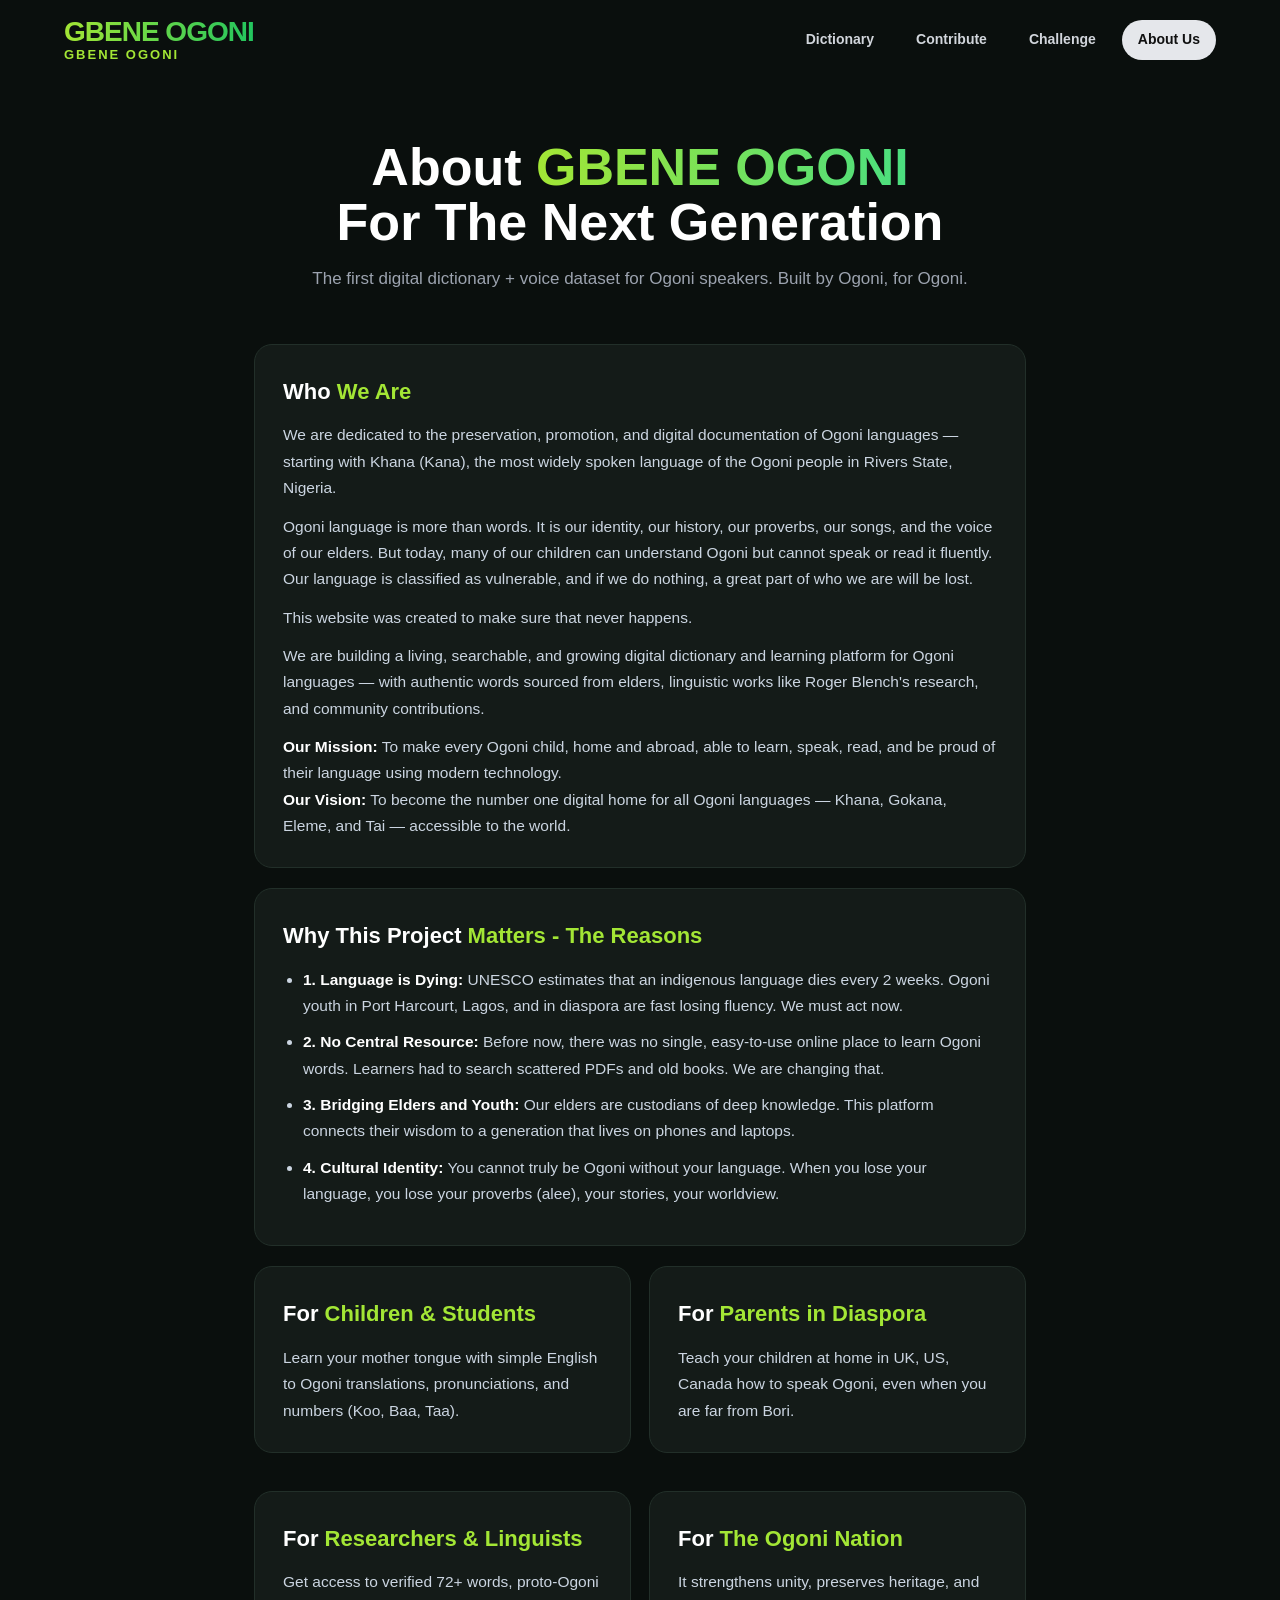
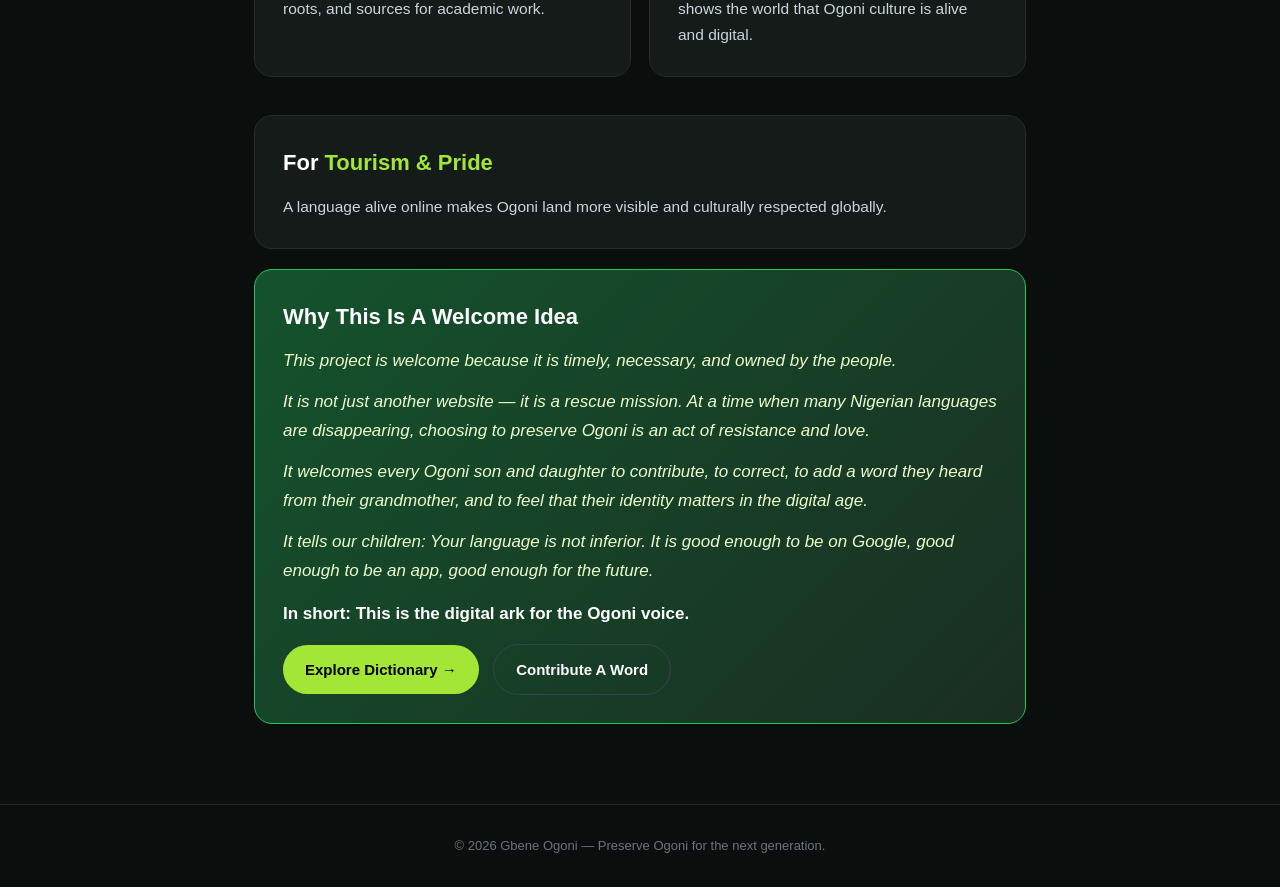
<file: About us 2.html>
<!DOCTYPE html>
<html lang="en">
<head>
<meta charset="UTF-8">
<meta name="viewport" content="width=device-width, initial-scale=1.0">
<title>About Us - Gbene Ogoni</title>
<style>
    * { margin:0; padding:0; box-sizing:border-box; font-family:'Segoe UI', Arial, sans-serif; }
  body { background:#0a0f0d; color:#e5e7eb; line-height:1.7; }
  a { text-decoration:none; color:inherit; }

  /* HEADER - Same as your homepage screenshot */
  header { display:flex; justify-content:space-between; align-items:center; padding:18px 5%; background:#0a0f0d; position:sticky; top:0; z-index:10; }
  .logo { line-height:1; }
  .logo h1 { font-size:28px; font-weight:900; letter-spacing:-1px; background:linear-gradient(90deg,#a3e635,#22c55e); -webkit-background-clip:text; -webkit-text-fill-color:transparent; }
  .logo span { font-size:13px; color:#a3e635; font-weight:700; letter-spacing:2px; }
  nav { display:flex; gap:10px; flex-wrap:wrap; }
  nav a { padding:8px 16px; border-radius:999px; font-size:14px; font-weight:600; color:#d1d5db; }
  nav a.active, nav a:hover { background:#e5e7eb; color:#111; }

  /* HERO */
  .hero { text-align:center; padding:60px 5% 30px; max-width:900px; margin:auto; }
  .hero h2 { font-size:52px; line-height:1.05; font-weight:900; color:#fff; }
  .hero h2 em { font-style:normal; background:linear-gradient(90deg,#a3e635,#4ade80); -webkit-background-clip:text; -webkit-text-fill-color:transparent; }
  .hero p { color:#9ca3af; margin-top:16px; font-size:17px; }

  /* CONTENT */
  .wrap { max-width:900px; margin:auto; padding:20px 5% 60px; }
  .card { background:#141b18; border:1px solid #222f29; border-radius:18px; padding:28px; margin-bottom:20px; }
  .card h3 { color:#fff; font-size:22px; margin-bottom:12px; }
  .card h3 span { color:#a3e635; }
  .card p, .card li { color:#cbd5e1; font-size:15.5px; }
  .card ul { padding-left:20px; margin-top:10px; }
  .card li { margin-bottom:10px; }
  .card li b { color:#fff; }
  .grid { display:grid; grid-template-columns:1fr 1fr; gap:18px; }
  @media(max-width:650px){ .hero h2{font-size:36px} .grid{grid-template-columns:1fr} header{flex-direction:column; gap:12px} }
  .highlight { background:linear-gradient(135deg,#14532d,#1a2e22); border:1px solid #22c55e; }
  .highlight p { color:#ecfccb; font-size:17px; font-style:italic; }
  .btn { display:inline-block; margin-top:15px; background:#a3e635; color:#000; padding:12px 22px; border-radius:999px; font-weight:800; font-size:15px; }
  .btn-outline { background:transparent; border:1px solid #374151; color:#fff; margin-left:10px; }
  footer { text-align:center; padding:30px; color:#6b7280; font-size:13px; border-top:1px solid #1f2937; }
</style>
</head>
<body>

<header>
  <div class="logo">
    <h1>GBENE OGONI</h1>
    <span>GBENE OGONI</span>
  </div>
  <nav>
    <a href="/index.html">Dictionary</a>
    <a href="/contribute.html">Contribute</a>
    <a href="/challenge.html">Challenge</a>
    <a href="/About%20us%202.html" class="active">About Us</a>
  </nav>
</header>

<div class="hero">
  <h2>About <em>GBENE OGONI</em><br>For The Next Generation</h2>
  <p>The first digital dictionary + voice dataset for Ogoni speakers. Built by Ogoni, for Ogoni.</p>
</div>

<div class="wrap">

  <!-- WHO WE ARE - YOUR TEXT -->
  <div class="card">
    <h3>Who <span>We Are</span></h3>
    <p>We are dedicated to the preservation, promotion, and digital documentation of Ogoni languages — starting with Khana (Kana), the most widely spoken language of the Ogoni people in Rivers State, Nigeria.</p>
    <p style="margin-top:12px">Ogoni language is more than words. It is our identity, our history, our proverbs, our songs, and the voice of our elders. But today, many of our children can understand Ogoni but cannot speak or read it fluently. Our language is classified as vulnerable, and if we do nothing, a great part of who we are will be lost.</p>
    <p style="margin-top:12px">This website was created to make sure that never happens.</p>
    <p style="margin-top:12px">We are building a living, searchable, and growing digital dictionary and learning platform for Ogoni languages — with authentic words sourced from elders, linguistic works like Roger Blench's research, and community contributions.</p>
    <p style="margin-top:12px"><b style="color:#fff">Our Mission:</b> To make every Ogoni child, home and abroad, able to learn, speak, read, and be proud of their language using modern technology.</p>
    <p><b style="color:#fff">Our Vision:</b> To become the number one digital home for all Ogoni languages — Khana, Gokana, Eleme, and Tai — accessible to the world.</p>
  </div>

  <!-- WHY THIS PROJECT MATTERS - YOUR TEXT -->
  <div class="card">
    <h3>Why This Project <span>Matters - The Reasons</span></h3>
    <ul>
      <li><b>1. Language is Dying:</b> UNESCO estimates that an indigenous language dies every 2 weeks. Ogoni youth in Port Harcourt, Lagos, and in diaspora are fast losing fluency. We must act now.</li>
      <li><b>2. No Central Resource:</b> Before now, there was no single, easy-to-use online place to learn Ogoni words. Learners had to search scattered PDFs and old books. We are changing that.</li>
      <li><b>3. Bridging Elders and Youth:</b> Our elders are custodians of deep knowledge. This platform connects their wisdom to a generation that lives on phones and laptops.</li>
      <li><b>4. Cultural Identity:</b> You cannot truly be Ogoni without your language. When you lose your language, you lose your proverbs (alee), your stories, your worldview.</li>
    </ul>
  </div>

  <!-- BENEFITS - YOUR TEXT -->
  <div class="grid">
    <div class="card">
      <h3>For <span>Children & Students</span></h3>
      <p>Learn your mother tongue with simple English to Ogoni translations, pronunciations, and numbers (Koo, Baa, Taa).</p>
    </div>
    <div class="card">
      <h3>For <span>Parents in Diaspora</span></h3>
      <p>Teach your children at home in UK, US, Canada how to speak Ogoni, even when you are far from Bori.</p>
    </div>
    <div class="card">
      <h3>For <span>Researchers & Linguists</span></h3>
      <p>Get access to verified 72+ words, proto-Ogoni roots, and sources for academic work.</p>
    </div>
    <div class="card">
      <h3>For <span>The Ogoni Nation</span></h3>
      <p>It strengthens unity, preserves heritage, and shows the world that Ogoni culture is alive and digital.</p>
    </div>
    <div class="card" style="grid-column: span 2;">
      <h3>For <span>Tourism & Pride</span></h3>
      <p>A language alive online makes Ogoni land more visible and culturally respected globally.</p>
    </div>
  </div>

  <!-- WELCOME IDEA - YOUR TEXT -->
  <div class="card highlight">
    <h3>Why This Is A Welcome Idea</h3>
    <p>This project is welcome because it is timely, necessary, and owned by the people.</p>
    <p style="margin-top:12px">It is not just another website — it is a rescue mission. At a time when many Nigerian languages are disappearing, choosing to preserve Ogoni is an act of resistance and love.</p>
    <p style="margin-top:12px">It welcomes every Ogoni son and daughter to contribute, to correct, to add a word they heard from their grandmother, and to feel that their identity matters in the digital age.</p>
    <p style="margin-top:12px">It tells our children: <i>Your language is not inferior. It is good enough to be on Google, good enough to be an app, good enough for the future.</i></p>
    <p style="margin-top:14px; font-weight:800; color:#fff; font-style:normal;">In short: This is the digital ark for the Ogoni voice.</p>
    <a href="index.html" class="btn">Explore Dictionary →</a>
    <a href="contribute.html" class="btn btn-outline">Contribute A Word</a>
  </div>

</div>

<footer>© 2026 Gbene Ogoni — Preserve Ogoni for the next generation.</footer>

</body>
</html>
</file>
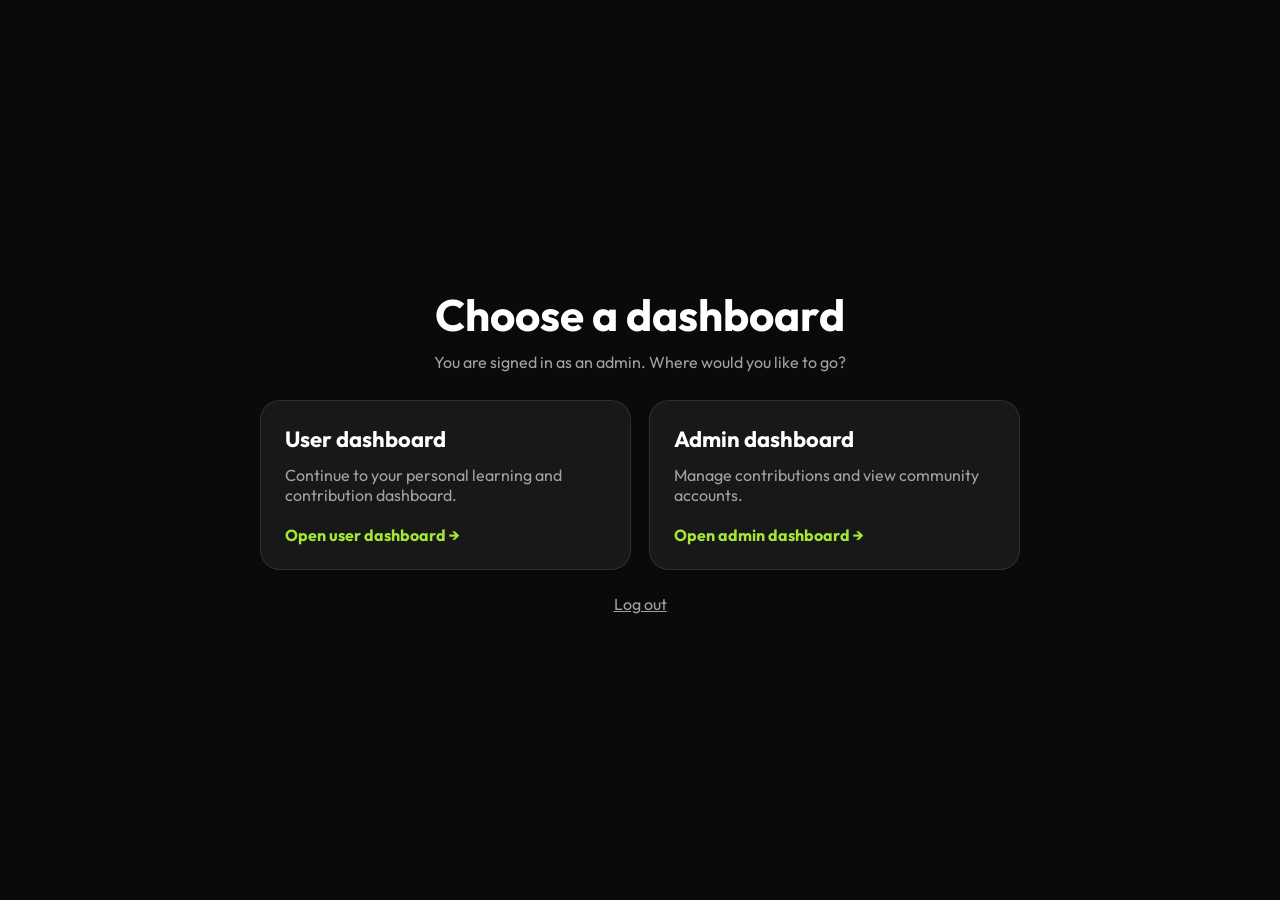
<file: admin-dashboard-choice.html>
<!DOCTYPE html>
<html lang="en">
<head>
  <meta charset="UTF-8">
  <meta name="viewport" content="width=device-width, initial-scale=1.0">
  <title>Choose Dashboard - Khana</title>
  <link href="https://fonts.googleapis.com/css2?family=Outfit:wght@400;600;700&display=swap" rel="stylesheet">
  <link rel="stylesheet" href="/style.css">
  <style>
    .choice-page{min-height:100vh;display:grid;place-items:center;padding:24px}
    .choice-content{width:min(760px,100%);text-align:center}
    .choice-content h1{font-size:clamp(30px,5vw,44px);margin-bottom:10px}
    .choice-content>p{color:#a1a1aa;margin-bottom:28px}
    .choice-grid{display:grid;grid-template-columns:repeat(auto-fit,minmax(240px,1fr));gap:18px;text-align:left}
    .choice-card{display:flex;flex-direction:column;gap:12px;color:#fff;text-decoration:none}
    .choice-card h2{font-size:22px}
    .choice-card p{color:#a1a1aa;flex:1}
    .choice-action{display:inline-block;margin-top:8px;color:#a3e635;font-weight:700}
    .logout{display:inline-block;margin-top:24px;color:#a1a1aa}
  </style>
</head>
<body>
  <main class="choice-page">
    <section class="choice-content" aria-labelledby="page-title">
      <h1 id="page-title">Choose a dashboard</h1>
      <p>You are signed in as an admin. Where would you like to go?</p>
      <div class="choice-grid">
        <a class="card choice-card" href="/userdashboard.html">
          <h2>User dashboard</h2>
          <p>Continue to your personal learning and contribution dashboard.</p>
          <span class="choice-action">Open user dashboard &rarr;</span>
        </a>
        <a class="card choice-card" href="/leadership.html">
          <h2>Admin dashboard</h2>
          <p>Manage contributions and view community accounts.</p>
          <span class="choice-action">Open admin dashboard &rarr;</span>
        </a>
      </div>
      <a class="logout" href="/logout">Log out</a>
    </section>
  </main>
</body>
</html>
</file>
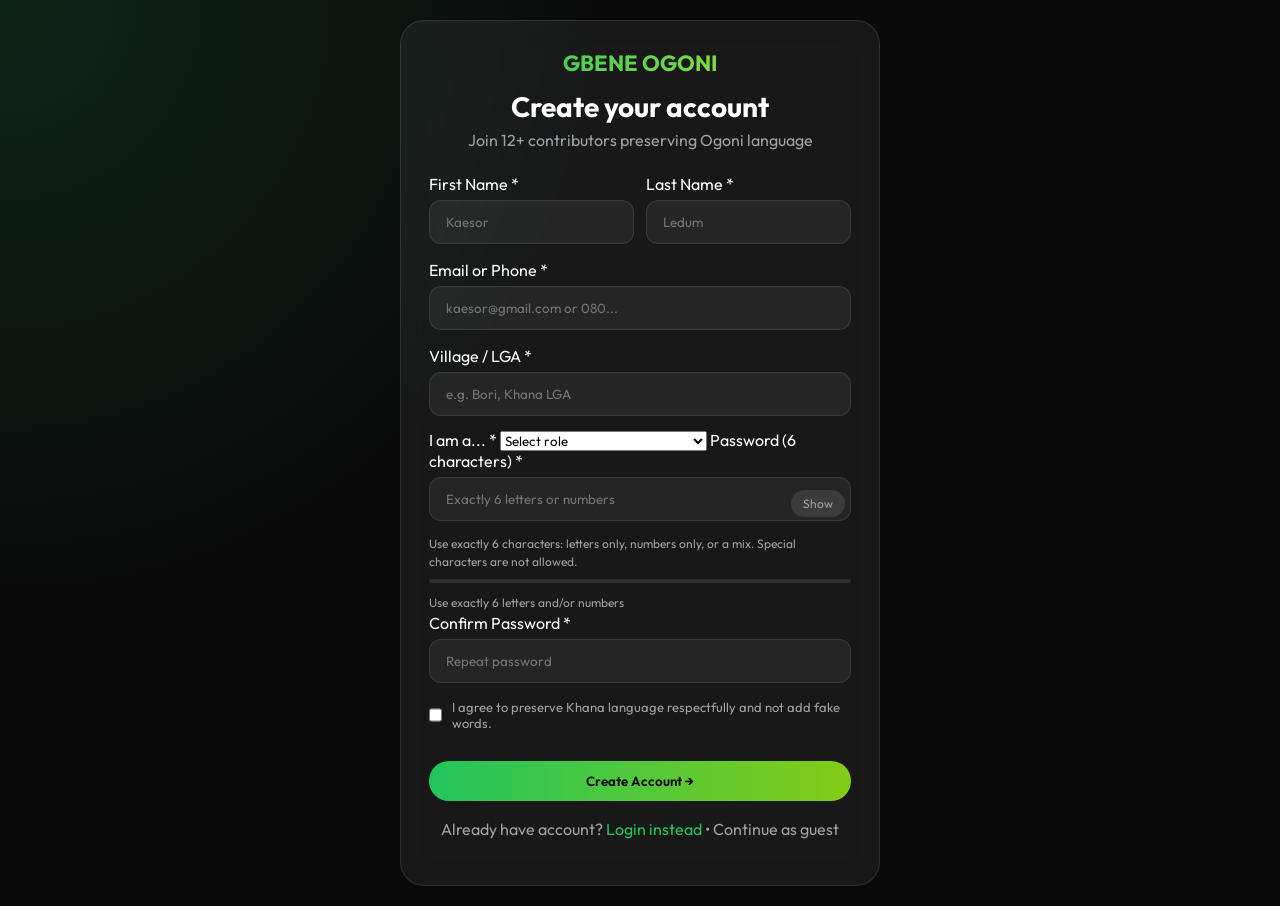
<file: authentication.html>
<!DOCTYPE html>
<html lang="en">
<head>
<meta charset="UTF-8">
<meta name="viewport" content="width=device-width, initial-scale=1.0">
<title>Create Account - Khana Dictionary</title>
<link href="https://fonts.googleapis.com/css2?family=Outfit:wght@400;600;700&display=swap" rel="stylesheet">
<link rel="stylesheet" href="style.css">
</head>
<body>
<div class="auth-wrapper">
    <div class="auth-card">
        <div class="auth-header">
            <div class="logo">GBENE OGONI</div>
            <h2>Create your account</h2>
            <p class="muted">Join 12+ contributors preserving Ogoni language</p>
        </div>

        <form id="createAccountForm" method="POST" action="/api/signup">
            <div class="row">
                <div>
                    <label>First Name *</label>
                    <input type="text" id="firstName" name="firstName" placeholder="Kaesor" required>
                    <span class="error" id="firstNameError"></span>
                </div>
                <div>
                    <label>Last Name *</label>
                    <input type="text" id="lastName" name="lastName" placeholder="Ledum" required>
                    <span class="error" id="lastNameError"></span>
                </div>
            </div>

            <label>Email or Phone *</label>
            <input type="text" id="email" name="email" placeholder="kaesor@gmail.com or 080..." required>
            <span class="error" id="emailError"></span>

            <label>Village / LGA *</label>
            <input type="text" id="location" name="location" placeholder="e.g. Bori, Khana LGA" required>

            <label>I am a... *</label>
            <select id="role" name="role" required>
                <option value="">Select role</option>
                <option value="contributor">Contributor - I will add words</option>
                <option value="elder">Elder / Teacher - I verify words</option>
                <option value="student">Student - I want to learn</option>
            </select>

            <label>Password (6 characters) *</label>
            <div class="password-wrap">
                <input type="password" id="password" name="password" placeholder="Exactly 6 letters or numbers" minlength="6" maxlength="6" pattern="[A-Za-z0-9]{6}" title="Use exactly 6 letters and/or numbers. Do not use special characters." required>
                <button type="button" id="togglePassword">Show</button>
            </div>
            <p class="password-hint" id="passwordHint">Use exactly 6 characters: letters only, numbers only, or a mix. Special characters are not allowed.</p>
            <div class="password-strength">
                <div class="strength-bar"><div id="strengthFill"></div></div>
                <span id="strengthText" class="muted small">Use exactly 6 letters and/or numbers</span>
            </div>
            <span class="error" id="passwordError"></span>

            <label>Confirm Password *</label>
            <input type="password" id="confirmPassword" name="confirmPassword" placeholder="Repeat password" required>
            <span class="error" id="confirmError"></span>

            <label class="checkbox">
                <input type="checkbox" id="terms" required>
                I agree to preserve Khana language respectfully and not add fake words.
            </label>

            <button type="submit" class="btn full" id="signupBtn">Create Account →</button>
            <div id="authStatus"></div>
        </form>

            <p class="muted center" style="margin-top:18px">
                Already have account? <a href="Login.html" style="color:#22c55e;text-decoration:none">Login instead</a> • 
                <a href="index.html" style="color:#a1a1aa;text-decoration:none">Continue as guest</a>
            </p>
       
    </div>
</div>

<script>
    // auth.js - CLEAN & DEBUGABLE
const form = document.getElementById('createAccountForm');
const API_URL = "https://your-api.vercel.app"; // change later to real backend

// Toggle password
document.getElementById('togglePassword')?.addEventListener('click', function(){
    const p = document.getElementById('password');
    p.type = p.type === 'password' ? 'text' : 'password';
    this.innerText = p.type === 'password' ? 'Show' : 'Hide';
});

// Show whether the password meets the six-character alphanumeric rule.
document.getElementById('password')?.addEventListener('input', function(){
    const val = this.value;
    const fill = document.getElementById('strengthFill');
    const text = document.getElementById('strengthText');
    const valid = /^[A-Za-z0-9]{6}$/.test(val);
    fill.style.width = Math.min(100, val.length / 6 * 100) + '%';
    fill.style.background = valid ? '#22c55e' : '#ef4444';
    text.innerText = valid ? 'Password format is valid' : 'Exactly 6 letters and/or numbers; no special characters';
});

// Submit
form?.addEventListener('submit', async (e)=>{
    e.preventDefault();
    console.log("DEBUG: Submit clicked");

    const data = {
        firstName: document.getElementById('firstName').value.trim(),
        lastName: document.getElementById('lastName').value.trim(),
        email: document.getElementById('email').value.trim(),
        location: document.getElementById('location').value.trim(),
        role: document.getElementById('role').value,
        password: document.getElementById('password').value,
        confirm: document.getElementById('confirmPassword').value,
        terms: document.getElementById('terms').checked
    };
    console.log("DEBUG form data:", data);

    let valid = true;
    document.querySelectorAll('.error').forEach(el=>el.innerText='');

    if(data.firstName.length < 2){ document.getElementById('firstNameError').innerText='Too short'; valid=false; }
    if(!/^[A-Za-z0-9]{6}$/.test(data.password)){
        document.getElementById('passwordError').innerText='Use exactly 6 letters and/or numbers. Special characters are not allowed.';
        valid=false;
    }
    if(data.password !== data.confirm){ document.getElementById('confirmError').innerText='Passwords no match'; valid=false; }
    if(!data.terms){ alert("Agree to terms"); valid=false; }

    if(!valid){ console.log("DEBUG: Validation failed"); return; }

    const btn = document.getElementById('signupBtn');
    btn.innerText = 'Creating...';
    btn.disabled = true;

    try {
        const formData = new FormData(form);
        const response = await fetch('/api/signup', {
            method: 'POST',
            body: formData,
            credentials: 'same-origin'
        });

        const text = await response.text();

        const accounts = JSON.parse(localStorage.getItem('gbene_accounts') || '[]');
        const accountExists = accounts.some(account => account.email.toLowerCase() === data.email.toLowerCase());

        if (!accountExists) {
            accounts.push({
                firstName: data.firstName,
                lastName: data.lastName,
                email: data.email,
                password: data.password,
                location: data.location,
                role: data.role,
                createdAt: new Date().toISOString()
            });
            localStorage.setItem('gbene_accounts', JSON.stringify(accounts));
        }

        localStorage.setItem('khana_name', data.firstName + ' ' + data.lastName);
        localStorage.setItem('khana_email', data.email);
        localStorage.setItem('khana_role', data.role);
        localStorage.setItem('khana_logged', 'true');
        localStorage.setItem('gbene_user_location', data.location);
        localStorage.setItem('gbene_created_at', new Date().toISOString());

        if (response.redirected || response.ok) {
            const userName = (data.firstName || 'User') + ' ' + (data.lastName || '');
            localStorage.setItem('gbene_logged_in', 'true');
            localStorage.setItem('gbene_user_name', userName.trim());
            localStorage.setItem('gbene_user_email', data.email);
            localStorage.setItem('gbene_user_location', data.location);
            localStorage.setItem('gbene_created_at', new Date().toISOString());
            document.getElementById('authStatus').innerHTML = `<p style="color:#22c55e;margin-top:12px">✓ Account created for ${data.firstName}! Redirecting...</p>`;
            setTimeout(() => location.href = 'userdashboard 1.html', 800);
            return;
        }

        if (text && text.toLowerCase().includes('already exists')) {
            throw new Error('This account already exists. Please login instead.');
        }

        throw new Error(text || 'Signup failed. Please try again.');
    } catch (err) {
        console.error('DEBUG ERROR:', err);
        document.getElementById('authStatus').innerHTML = `<p style="color:#ef4444">Error: ${err.message}</p>`;
        btn.innerText = 'Create Account →';
        btn.disabled = false;
    }
});

</script>
</body>
</html>
</file>
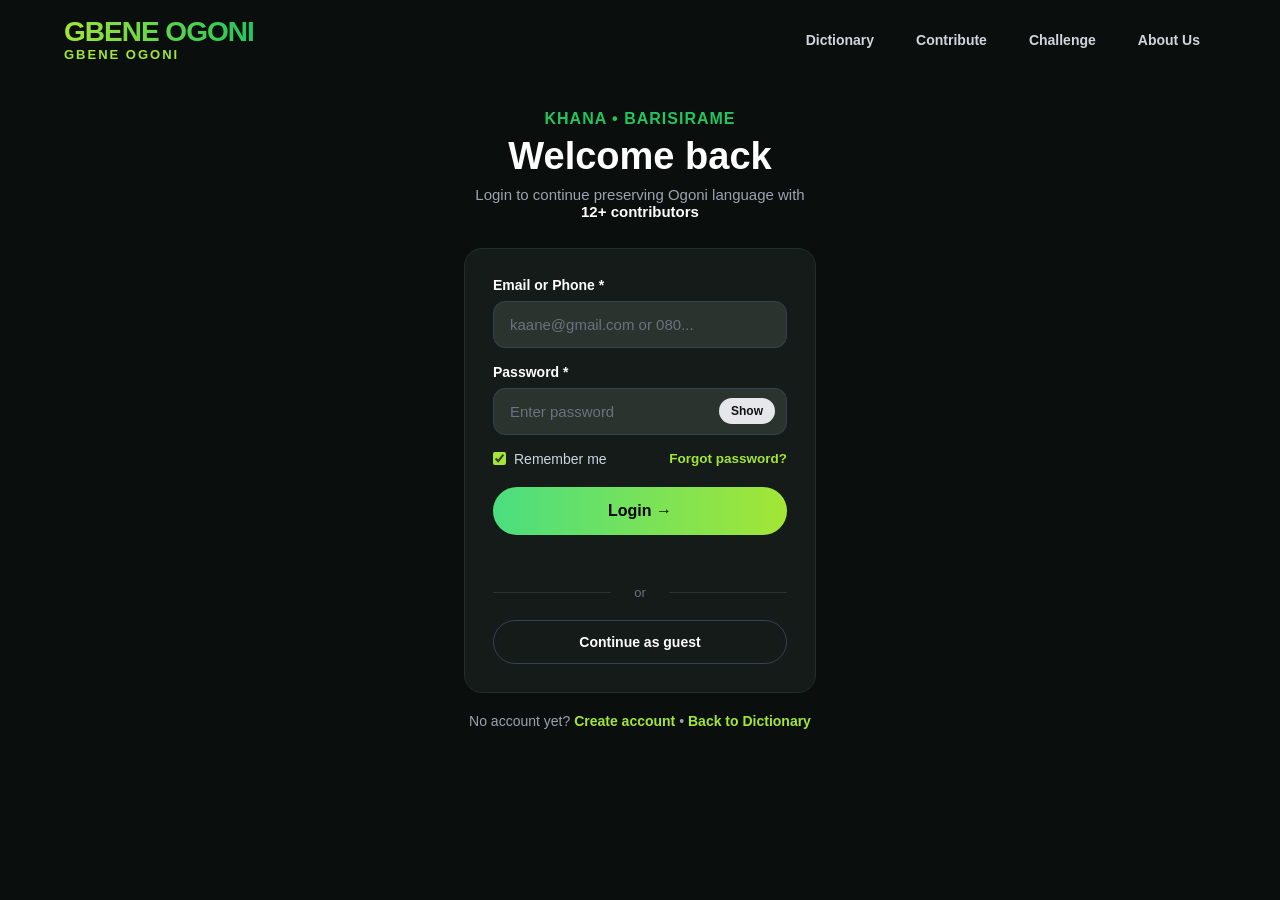
<file: Login.html>
<!DOCTYPE html>
<html lang="en">
<head>
<meta charset="UTF-8">
<meta name="viewport" content="width=device-width, initial-scale=1.0">
<title>Login - Gbene Ogoni</title>
<style>
    * { margin:0; padding:0; box-sizing:border-box; font-family:'Segoe UI', Arial, sans-serif; }
  body { background:#0a0f0d; color:#e5e7eb; min-height:100vh; }
  a { text-decoration:none; color:inherit; }

  /* HEADER - Same as About / Home */
  header { display:flex; justify-content:space-between; align-items:center; padding:18px 5%; background:#0a0f0d; }
  .logo { line-height:1; }
  .logo h1 { font-size:28px; font-weight:900; letter-spacing:-1px; background:linear-gradient(90deg,#a3e635,#22c55e); -webkit-background-clip:text; -webkit-text-fill-color:transparent; }
  .logo span { font-size:13px; color:#a3e635; font-weight:700; letter-spacing:2px; }
  nav { display:flex; gap:10px; flex-wrap:wrap; }
  nav a { padding:8px 16px; border-radius:999px; font-size:14px; font-weight:600; color:#d1d5db; }
  nav a:hover { background:#e5e7eb; color:#111; }

  /* LOGIN CARD - Matches your signup screenshot */
  .wrap { max-width:480px; margin:30px auto; padding:0 5% 60px; text-align:center; }
  .top-tag { color:#22c55e; font-weight:900; letter-spacing:1px; font-size:16px; text-transform:uppercase; }
  .wrap h2 { font-size:38px; font-weight:900; color:#fff; margin:8px 0 8px; line-height:1.1; }
  .wrap .sub { color:#9ca3af; font-size:15px; margin-bottom:28px; }
  .wrap .sub b { color:#fff; }

  .card { background:#141b18; border:1px solid #222f29; border-radius:18px; padding:28px; text-align:left; }
  label { display:block; font-size:14px; font-weight:700; color:#fff; margin:16px 0 8px; }
  label:first-child { margin-top:0; }
  input { width:100%; padding:14px 16px; background:#2a332e; border:1px solid #374151; border-radius:12px; color:#fff; font-size:15px; outline:none; }
  input::placeholder { color:#6b7280; }
  input:focus { border-color:#a3e635; background:#232d28; }

  .pass-wrap { position:relative; }
  .pass-wrap button { position:absolute; right:12px; top:50%; transform:translateY(-50%); background:#e5e7eb; color:#111; border:none; padding:6px 12px; border-radius:999px; font-size:12px; font-weight:700; cursor:pointer; }

  .row { display:flex; justify-content:space-between; align-items:center; margin:16px 0 20px; font-size:13.5px; }
  .row label { display:flex; align-items:center; gap:8px; margin:0; font-weight:500; color:#cbd5e1; }
  .row input { width:auto; accent-color:#a3e635; }
  .row a { color:#a3e635; font-weight:700; }

  .btn { width:100%; padding:15px; background:linear-gradient(90deg,#4ade80,#a3e635); color:#000; border:none; border-radius:999px; font-weight:900; font-size:16px; cursor:pointer; }
  .btn:hover { opacity:0.9; }
  .status { min-height:18px; margin-top:12px; font-size:13px; font-weight:600; }
  .status.error { color:#fca5a5; }
  .status.success { color:#86efac; }

  .divider { text-align:center; color:#6b7280; font-size:13px; margin:20px 0; position:relative; }
  .divider::before, .divider::after { content:""; position:absolute; top:50%; width:40%; height:1px; background:#2a332e; }
  .divider::before { left:0; } .divider::after { right:0; }

  .guest { width:100%; padding:13px; background:transparent; border:1px solid #374151; color:#fff; border-radius:999px; font-weight:700; font-size:14px; cursor:pointer; }
  .bottom { margin-top:20px; font-size:14px; color:#9ca3af; text-align:center; }
  .bottom a { color:#a3e635; font-weight:800; }

  @media(max-width:650px){ header{flex-direction:column; gap:12px} .wrap h2{font-size:30px} }
</style>
</head>
<body>

<header>
  <div class="logo">
    <h1>GBENE OGONI</h1>
    <span>GBENE OGONI</span>
  </div>
  <nav>
    <a href="index.html">Dictionary</a>
    <a href="contribute.html">Contribute</a>
    <a href="challenge.html">Challenge</a>
    <a href="/About%20us%202.html">About Us</a>
  </nav>
</header>

<div class="wrap">
  <div class="top-tag">KHANA • BARISIRAME</div>
  <h2>Welcome back</h2>
  <p class="sub">Login to continue preserving Ogoni language with <b>12+ contributors</b></p>

  <div class="card">
    <form id="loginForm" method="POST" action="/api/login">

      <label>Email or Phone *</label>
      <input id="loginEmail" name="email" type="text" placeholder="kaane@gmail.com or 080..." required>

      <label>Password *</label>
      <div class="pass-wrap">
        <input type="password" id="password" name="password" placeholder="Enter password" required>
        <button type="button" onclick="let p=document.getElementById('password'); p.type = p.type==='password' ? 'text' : 'password'; this.textContent = p.type==='password' ? 'Show' : 'Hide';">Show</button>
      </div>

      <div class="row">
        <label><input type="checkbox" checked> Remember me</label>
        <a href="#">Forgot password?</a>
      </div>

      <button class="btn" type="submit">Login →</button>
      <div id="loginStatus" class="status" aria-live="polite"></div>
      <div class="divider">or</div>
      <button class="guest" type="button" onclick="window.location.href='index.html'">Continue as guest</button>

    </form>
  </div>

  <p class="bottom">No account yet? <a href="/authentication.html">Create account</a> • <a href="/index.html">Back to Dictionary</a></p>
</div>

<script>
  const loginForm = document.getElementById('loginForm');
  const loginStatus = document.getElementById('loginStatus');

  function saveLocalLogin(email, name, location = 'Bori, Khana', role = 'Contributor') {
    const cleanedName = (name || 'User').trim();
    localStorage.setItem('khana_logged', 'true');
    localStorage.setItem('khana_name', cleanedName);
    localStorage.setItem('khana_email', email);
    localStorage.setItem('khana_role', role);
    localStorage.setItem('gbene_logged_in', 'true');
    localStorage.setItem('gbene_user_name', cleanedName);
    localStorage.setItem('gbene_user_email', email);
    localStorage.setItem('gbene_user_location', location);
    localStorage.setItem('gbene_created_at', localStorage.getItem('gbene_created_at') || new Date().toISOString());
  }

  if (loginForm) {
    loginForm.addEventListener('submit', async function (event) {
      event.preventDefault();

      const formData = new FormData(loginForm);
      const submitButton = loginForm.querySelector('button[type="submit"]');
      const email = (formData.get('email') || '').toString().trim();
      const password = (formData.get('password') || '').toString();

      if (submitButton) {
        submitButton.disabled = true;
        submitButton.textContent = 'Logging in...';
      }

      if (loginStatus) {
        loginStatus.className = 'status';
        loginStatus.textContent = '';
      }

      try {
        const loginUrl = new URL('/api/login', window.location.origin);
        const nextUrl = new URLSearchParams(window.location.search).get('next');
        if (nextUrl) loginUrl.searchParams.set('next', nextUrl);

        const response = await fetch(loginUrl, {
          method: 'POST',
          body: formData,
          credentials: 'same-origin'
        });

        const text = await response.text();

        if (response.redirected || response.ok) {
          const targetUrl = response.url || '/userdashboard%201.html';
          const storedName = localStorage.getItem('khana_name') || email.split('@')[0];
          const storedLocation = localStorage.getItem('gbene_user_location') || 'Bori, Khana';
          const storedRole = localStorage.getItem('khana_role') || 'Contributor';
          saveLocalLogin(email, storedName, storedLocation, storedRole);
          window.location.href = targetUrl;
          return;
        }

        const localAccounts = JSON.parse(localStorage.getItem('gbene_accounts') || '[]');
        const match = localAccounts.find(account =>
          account.email.toLowerCase() === email.toLowerCase() &&
          account.password === password
        );

        if (match) {
          saveLocalLogin(match.email, `${match.firstName} ${match.lastName}`.trim(), match.location || 'Bori, Khana', match.role || 'Contributor');
          window.location.href = 'userdashboard 1.html';
          return;
        }

        if (loginStatus) {
          loginStatus.className = 'status error';
          loginStatus.textContent = text || 'Login failed. Please try again.';
        }
      } catch (error) {
        const localAccounts = JSON.parse(localStorage.getItem('gbene_accounts') || '[]');
        const emailValue = (document.getElementById('loginEmail')?.value || '').trim();
        const passwordValue = (document.getElementById('password')?.value || '');
        const match = localAccounts.find(account =>
          account.email.toLowerCase() === emailValue.toLowerCase() &&
          account.password === passwordValue
        );

        if (match) {
          saveLocalLogin(match.email, `${match.firstName} ${match.lastName}`.trim(), match.location || 'Bori, Khana', match.role || 'Contributor');
          window.location.href = 'userdashboard 1.html';
          return;
        }

        if (loginStatus) {
          loginStatus.className = 'status error';
          loginStatus.textContent = 'Something went wrong. Please try again.';
        }
      } finally {
        if (submitButton) {
          submitButton.disabled = false;
          submitButton.textContent = 'Login →';
        }
      }
    });
  }
</script>

</body>
</html>
</file>
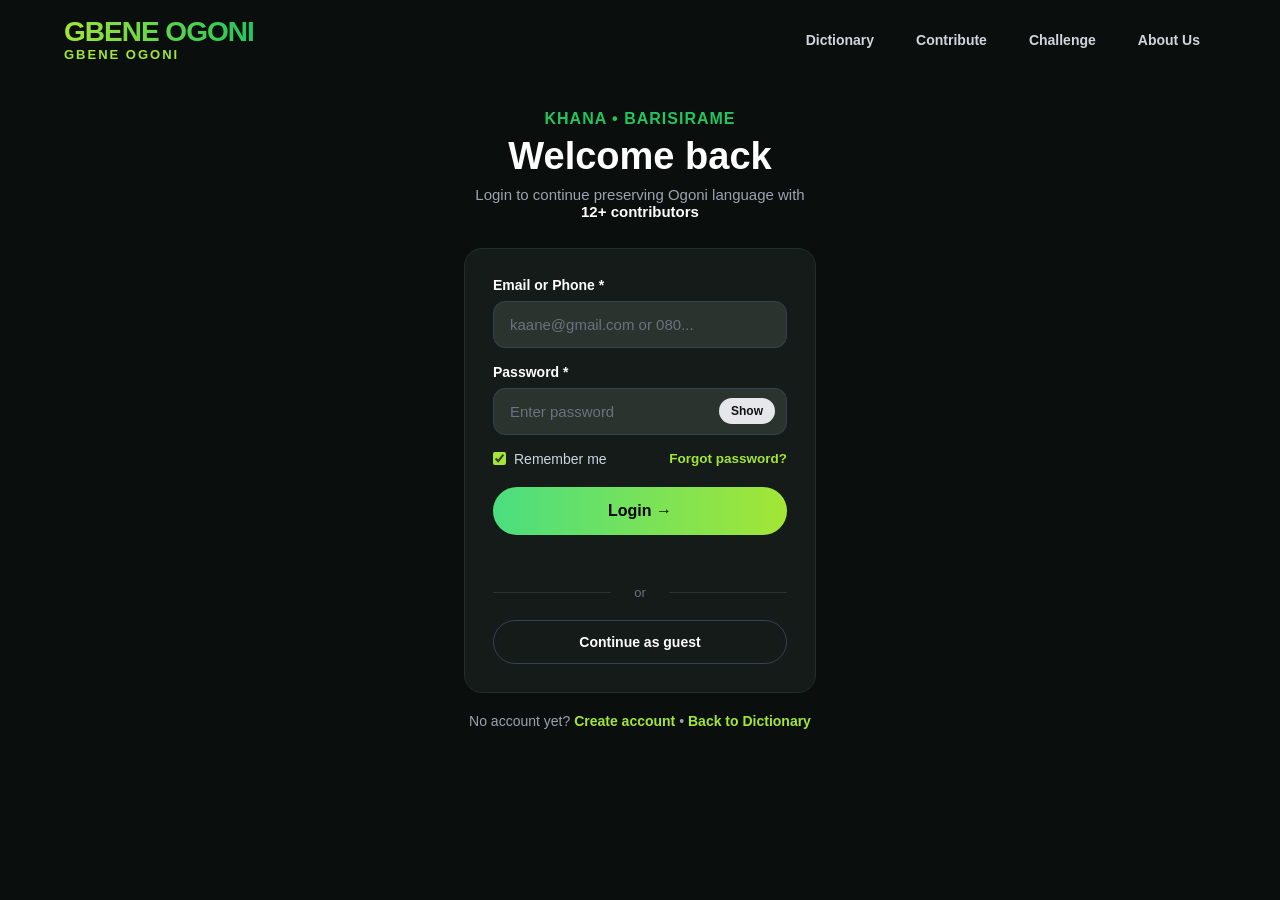
<file: userdashboard 1.html>
<!DOCTYPE html>
<html lang="en">
<head>
    <meta charset="UTF-8">
    <meta name="viewport" content="width=device-width, initial-scale=1.0">
    <title>Khana - First Ogoni Dictionary</title>
    <link href="https://fonts.googleapis.com/css2?family=Outfit:wght@400;600;700&display=swap" rel="stylesheet">
    <link rel="stylesheet" href="style.css">
</head>
<header>
    <div class="logo"> <h1>GBENE OGONI </h1>
        <P>
<span id="typing"></span>
</P>
    </div>
    <!-- HERO -->
    <nav>
        <button class="active" data-tab="dictionary">Dictionary</button>
        <button data-tab="contribute">Contribute</button>
        <button data-tab="challenge">Challenge</button>
    </nav>
    <div class="avatar" id="dashboardAvatar">K</div>
  </header>

<style>
*{margin:0;padding:0;box-sizing:border-box;font-family:'Segoe UI',Arial,sans-serif}
  body{background:#0a0f0d;color:#e5e7eb;line-height:1.6;overflow-x:hidden}
  a{text-decoration:none;color:inherit}
  /* HEADER */
  header{display:flex;justify-content:space-between;align-items:center;padding:18px 5%;background:#0a0f0d;position:sticky;top:0;z-index:20;border-bottom:1px solid #1f2937}
  .logo{line-height:1}
  .logo h1{font-size:26px;font-weight:900;letter-spacing:-1px;background:linear-gradient(90deg,#a3e635,#22c55e);-webkit-background-clip:text;-webkit-text-fill-color:transparent}
  .logo span{font-size:12px;color:#a3e635;font-weight:700;letter-spacing:2px}
  nav{display:flex;gap:8px;flex-wrap:wrap;align-items:center}
  nav a{padding:8px 16px;border-radius:999px;font-size:14px;font-weight:600;color:#d1d5db}
  nav a.active,nav a:hover{background:#f8fafc;color:#111}
  .avatar{width:38px;height:38px;background:linear-gradient(135deg,#a3e635,#22c55e);border-radius:50%;display:flex;align-items:center;justify-content:center;color:#000;font-weight:900;cursor:pointer}

  /* ANIMATION */
  @keyframes fadeUp{from{opacity:0;transform:translateY(18px)}to{opacity:1;transform:translateY(0)}}
  @keyframes pulse{0%,100%{transform:scale(1)}50%{transform:scale(1.08)}}
  @keyframes fillBar{from{width:0}to{width:var(--w)}}
  @keyframes float{0%,100%{transform:translateY(0)}50%{transform:translateY(-5px)}}
  .anim{animation:fadeUp .6s ease both}
  .anim2{animation:fadeUp .6s .1s ease both}
  .anim3{animation:fadeUp .6s .2s ease both}
  .anim4{animation:fadeUp .6s .3s ease both}

  .wrap{max-width:1100px;margin:auto;padding:28px 5% 60px}
  /* 1. PROFILE */
  .profile{background:linear-gradient(135deg,#14532d,#0f1f16 60%,#141b18);border:1px solid #22c55e33;border-radius:22px;padding:28px;display:flex;gap:20px;align-items:center;flex-wrap:wrap;position:relative;overflow:hidden}
  .profile::after{content:"GBENE";position:absolute;right:-10px;bottom:-18px;font-size:110px;font-weight:900;color:#ffffff08;letter-spacing:-2px}
  .big-avatar{width:84px;height:84px;border-radius:50%;background:linear-gradient(135deg,#a3e635,#22c55e);display:flex;align-items:center;justify-content:center;font-size:36px;font-weight:900;color:#000;border:3px solid #fff;flex-shrink:0;animation:float 3s ease-in-out infinite}
  .profile h2{font-size:30px;color:#fff;line-height:1.1}
  .profile h2 span{color:#a3e635}
  .profile p{color:#cbd5e1;font-size:14px}
  .badge-row{display:flex;gap:8px;margin-top:12px;flex-wrap:wrap}
  .badge{background:#a3e635;color:#000;padding:6px 12px;border-radius:999px;font-size:12px;font-weight:800}
  .badge.outline{background:transparent;border:1px solid #4ade80;color:#a3e635}
  .level-box{margin-left:auto;text-align:right}
  .level-box b{font-size:28px;color:#fff}
  .level-box p{font-size:12px;color:#9ca3af}
  .progress{width:220px;height:10px;background:#1f2937;border-radius:999px;overflow:hidden;margin-top:8px}
  .progress div{height:100%;background:linear-gradient(90deg,#4ade80,#a3e635);border-radius:999px;animation:fillBar 1.2s ease forwards;--w:65%}

  /* 2. STATS */
  .stats{display:grid;grid-template-columns:repeat(4,1fr);gap:16px;margin:20px 0}
  .stat{background:#141b18;border:1px solid #222f29;border-radius:18px;padding:20px;transition:.3s;cursor:pointer}
  .stat:hover{transform:translateY(-5px);border-color:#a3e635}
  .stat span{font-size:28px}
  .stat h3{font-size:30px;color:#fff;margin:6px 0 2px}
  .stat p{font-size:13px;color:#9ca3af}
  .stat small{color:#a3e635;font-weight:700;font-size:12px}
  .fire{animation:pulse 1.5s infinite}

  /* GRID */
  .grid{display:grid;grid-template-columns:1.6fr 1fr;gap:18px;align-items:start}
  .card{background:#141b18;border:1px solid #222f29;border-radius:18px;padding:22px;margin-bottom:18px}
  .card h3{color:#fff;font-size:19px;margin-bottom:12px;display:flex;justify-content:space-between;align-items:center}
  .card h3 a{font-size:13px;color:#a3e635}
  .card p{color:#cbd5e1;font-size:14.5px}

  /* 3. CONTINUE */
  .wod{background:linear-gradient(135deg,#14532d,#1a2e22);border:1px solid #22c55e;border-radius:16px;padding:18px;display:flex;justify-content:space-between;align-items:center;gap:12px;margin-bottom:14px}
  .wod b{font-size:24px;color:#fff}
  .wod span{color:#a3e635;font-size:14px}
  .play{width:52px;height:52px;border-radius:50%;background:#a3e635;color:#000;border:none;font-size:22px;cursor:pointer;flex-shrink:0;transition:.2s}
  .play:hover{transform:scale(1.1)}
  .btn{padding:12px 18px;border-radius:999px;font-weight:800;font-size:14px;border:none;cursor:pointer}
  .btn-green{background:linear-gradient(90deg,#4ade80,#a3e635);color:#000}
  .btn-dark{background:transparent;border:1px solid #374151;color:#fff}
  .fav-item{display:flex;justify-content:space-between;align-items:center;padding:12px 0;border-bottom:1px solid #222f29}
  .fav-item:last-child{border:none}
  .fav-item b{color:#fff}
  .fav-item span{color:#9ca3af;font-size:13px}

  /* 4. CONTRIBUTIONS */
  .table-row{display:flex;justify-content:space-between;align-items:center;padding:12px 0;border-bottom:1px solid #222f29;gap:10px}
  .pill{padding:5px 10px;border-radius:999px;font-size:11px;font-weight:800;white-space:nowrap}
  .ok{background:#14532d;color:#a3e635}
  .wait{background:#3b2a00;color:#fbbf24}
  .no{background:#3f1d1d;color:#fca5a5}

  /* 5. BADGES */
  .badges{display:grid;grid-template-columns:repeat(4,1fr);gap:12px;text-align:center}
  .badge-card{background:#1a231f;border:1px solid #222f29;border-radius:14px;padding:16px 8px;transition:.3s}
  .badge-card:hover{transform:scale(1.05);border-color:#a3e635}
  .badge-card.locked{opacity:.45;filter:grayscale(1)}
  .badge-card div{font-size:28px}
  .badge-card b{font-size:12px;color:#fff;display:block;margin-top:6px}
  .badge-card p{font-size:11px;color:#9ca3af}

  /* 6. SETTINGS */
  .setting{display:flex;justify-content:space-between;align-items:center;padding:13px 0;border-bottom:1px solid #222f29}
  .setting:last-child{border:none}
  select,input[type="text"]{background:#2a332e;border:1px solid #374151;color:#fff;padding:9px 12px;border-radius:10px;font-size:13px;outline:none}
  .logout{width:100%;margin-top:14px;background:#7f1d1d;color:#fff}

  footer{text-align:center;padding:24px;color:#6b7280;font-size:13px}
  @media(max-width:850px){.stats{grid-template-columns:1fr 1fr}.grid{grid-template-columns:1fr}.badges{grid-template-columns:1fr 1fr}.level-box{margin-left:0;text-align:left}.profile::after{display:none}}
  @media(max-width:520px){header{flex-direction:column;gap:12px}.stats{grid-template-columns:1fr}.profile h2{font-size:24px}.progress{width:100%}}
</style>
</head>
<body>
<div class="wrap">

  <!-- 1. PROFILE -->
  <div class="profile anim">
    <div class="big-avatar" id="profileAvatar">K</div>
    <div>
      <h2 id="welcomeTitle">Welcome back, <span>User 👋</span></h2>
      <p id="profileMeta">Bori • Khana • Joined March 2026</p>
      <div class="badge-row" id="profileBadges">
        <span class="badge">✦ Guest</span>
        <span class="badge outline">🏆 Contributor</span>
        <span class="badge outline">🔥 5-Day Streak</span>
      </div>
    </div>
    <div class="level-box">
      <p>LEVEL 2 • 65% TO LEVEL 3</p>
      <b id="userXp">650 XP</b>
      <div class="progress"><div></div></div>
      <p style="margin-top:6px">350 XP to Elder Level</p>
    </div>
  </div>

  <!-- 2. STATS -->
  <div class="stats anim2">
    <div class="stat"><span>📚</span><h3 id="wordsLearnedStat">0 / 2000</h3><p>Words Learned</p><small id="wordsLearnedNote">+0 today ↑</small></div>
    <div class="stat"><span>✍️</span><h3 id="wordsContributedStat">0 Words</h3><p>Words Contributed</p><small id="wordsContributedNote">0 Approved • 0 Pending</small></div>
    <div class="stat"><span class="fire">🔥</span><h3 id="dayStreakStat">0 Days</h3><p>Day Streak</p><small id="streakNote">Best: 0 days</small></div>
    <div class="stat"><span>🏆</span><h3 id="leaderboardRankStat">#0</h3><p>Leaderboard Rank</p><small id="leaderboardNote">Top 10 Contributors</small></div>
  </div>

  <div class="grid">

    <div>
      <!-- 3. CONTINUE LEARNING -->
      <div class="card anim3">
        <h3>Continue Learning <a href="challenge.html">View all →</a></h3>
        <div class="wod">
          <div><span>WORD OF THE DAY</span><br><b>Koo = Water</b><br><span>Example: Mee koo — Give me water</span></div>
          <button class="play" onclick="alert('Playing: Koo')">▶</button>
        </div>
        <p>🎯 <b style="color:#fff">Quiz:</b> You stopped at Question 3/5 — <b style="color:#a3e635">Continue Quiz →</b></p>
        <div style="display:flex;gap:10px;margin-top:16px;flex-wrap:wrap">
          <button class="btn btn-green" onclick="window.location.href='challenge.html'">Continue Quiz →</button>
          <button class="btn btn-dark" onclick="window.location.href='contribute.html'">+ Add New Word</button>
        </div>
        <h3 style="margin-top:22px">My Favourites ❤️</h3>
        <div class="fav-item"><div><b>Koo</b> <span>— Water</span></div><span>▶ • ❤️</span></div>
        <div class="fav-item"><div><b>Baa</b> <span>— Two</span></div><span>▶ • ❤️</span></div>
        <div class="fav-item"><div><b>Alee</b> <span>— Proverb</span></div><span>▶ • ❤️</span></div>
      </div>

      <!-- 4. MY CONTRIBUTIONS -->
      <div class="card anim3">
        <h3>My Contributions <a href="contribute.html">+ Add Word</a></h3>
        <div id="myContributionList">
          <div class="table-row"><div><b style="color:#fff">No words added yet</b> <span style="color:#9ca3af">— Start contributing</span></div><span class="pill wait">⏳ Waiting</span></div>
        </div>
        <p style="margin-top:12px;font-size:13px;color:#9ca3af">Tip: Approved words go live on the Dictionary instantly.</p>
      </div>

      <!-- 5. ACHIEVEMENTS -->
      <div class="card anim4">
        <h3>My Achievements <a href="#">2 of 6 Unlocked</a></h3>
        <div class="badges">
          <div class="badge-card"><div>🌱</div><b>First Word</b><p>Add 1 word</p></div>
          <div class="badge-card"><div>🔥</div><b>7-Day Streak</b><p>Learn 7 days</p></div>
          <div class="badge-card locked"><div>🎤</div><b>Elder's Voice</b><p>Record 5 audios</p></div>
          <div class="badge-card locked"><div>👑</div><b>Community Hero</b><p>50 approved words</p></div>
        </div>
      </div>
    </div>

    <div>
      <!-- LEADERBOARD MINI -->
      <div class="card anim3">
        <h3>Leaderboard 🏆 <a href="#">View all</a></h3>
        <div class="fav-item"><div><b>1. Barina D.</b> <span>— 48 words</span></div><span>🥇</span></div>
        <div class="fav-item"><div><b>2. Nwinee K.</b> <span>— 32 words</span></div><span>🥈</span></div>
        <div class="fav-item"><div><b>3. Gokana P.</b> <span>— 21 words</span></div><span>🥉</span></div>
        <div class="fav-item" style="background:#14532d;border-radius:10px;padding:12px"><div><b id="leaderboardYou">4. You</b> <span>— 12 words</span></div><span>🔥</span></div>
      </div>

      <!-- 6. SETTINGS -->
      <div class="card anim4">
        <h3>Settings ⚙️</h3>
        <div class="setting"><span>Dialect</span><select><option>Khana</option><option>Gokana</option><option>Eleme</option><option>Tai</option></select></div>
        <div class="setting"><span>Village / LGA</span><input id="userLocationInput" type="text" value="Bori, Khana" style="width:130px"></div>
        <div class="setting"><span>Show Language</span><select><option>English + Ogoni</option><option>Ogoni Only</option></select></div>
        <div class="setting"><span>Daily Reminder</span><select><option>8:00 AM</option><option>6:00 PM</option><option>Off</option></select></div>
        <div class="setting"><span>Change Password</span><a href="#" style="color:#a3e635;font-weight:700;font-size:13px">Change →</a></div>
        <button class="btn logout" onclick="logoutUser()">Logout</button>
      </div>

      <div class="card" style="background:linear-gradient(135deg,#14532d,#1a2e22);border-color:#22c55e;text-align:center">
        <h3 style="justify-content:center">Share Gbene Ogoni 💚</h3>
        <p>Invite 1 Ogoni friend, you both get +50 XP</p>
        <button class="btn btn-green" style="margin-top:12px;width:100%" onclick="alert('Link copied: gbene-ogoni.com')">Copy Invite Link</button>
      </div>
    </div>

  </div>
</div>

<footer>© 2026 Gbene Ogoni — Preserve Ogoni for the next generation.</footer>

<script>
  function getStoredAccount() {
    const name = localStorage.getItem('gbene_user_name') || localStorage.getItem('khana_name') || 'User';
    const email = localStorage.getItem('gbene_user_email') || localStorage.getItem('khana_email') || 'user@example.com';
    const role = localStorage.getItem('khana_role') || 'Contributor';
    const location = localStorage.getItem('gbene_user_location') || localStorage.getItem('user_location') || 'Bori, Khana';
    const createdAt = localStorage.getItem('gbene_created_at') || localStorage.getItem('khana_created_at') || new Date().toISOString();
    const account = {
      name,
      email,
      role,
      location,
      createdAt
    };

    return account;
  }

  function logoutUser() {
    ['gbene_logged_in','gbene_user_name','gbene_user_email','gbene_user_location','gbene_created_at',
     'khana_logged','khana_name','khana_email','khana_role','khana_created_at','user_location']
      .forEach(key => localStorage.removeItem(key));
    window.location.href = 'Login.html';
  }

  const savedLoggedIn = localStorage.getItem('gbene_logged_in') || localStorage.getItem('khana_logged');
  const account = getStoredAccount();

  if (savedLoggedIn !== 'true') {
    window.location.href = 'Login.html';
  }

  const welcomeTitle = document.getElementById('welcomeTitle');
  const profileMeta = document.getElementById('profileMeta');
  const profileAvatar = document.getElementById('profileAvatar');
  const dashboardAvatar = document.getElementById('dashboardAvatar');
  const leaderboardYou = document.getElementById('leaderboardYou');
  const userLocationInput = document.getElementById('userLocationInput');
  const wordsLearnedStat = document.getElementById('wordsLearnedStat');
  const wordsLearnedNote = document.getElementById('wordsLearnedNote');
  const wordsContributedStat = document.getElementById('wordsContributedStat');
  const wordsContributedNote = document.getElementById('wordsContributedNote');
  const dayStreakStat = document.getElementById('dayStreakStat');
  const streakNote = document.getElementById('streakNote');
  const leaderboardRankStat = document.getElementById('leaderboardRankStat');
  const leaderboardNote = document.getElementById('leaderboardNote');
  const myContributionList = document.getElementById('myContributionList');

  if (welcomeTitle) {
    welcomeTitle.innerHTML = 'Welcome back, <span>' + account.name + ' 👋</span>';
  }

  if (profileAvatar) {
    profileAvatar.textContent = (account.name || 'U').charAt(0).toUpperCase();
  }

  if (dashboardAvatar) {
    dashboardAvatar.textContent = (account.name || 'U').charAt(0).toUpperCase();
    dashboardAvatar.setAttribute('aria-label', `${account.name} profile`);
  }

  document.querySelectorAll('header nav button[data-tab]').forEach((button) => {
    button.addEventListener('click', () => {
      const tab = button.dataset.tab;
      const destination = tab === 'contribute' ? 'contribute.html'
        : tab === 'challenge' ? 'challenge.html'
          : 'index.html';
      window.location.href = destination;
    });
  });

  if (profileMeta) {
    const joinedDate = new Date(account.createdAt);
    const month = joinedDate.toLocaleString('en-US', { month: 'long' });
    const year = joinedDate.getFullYear();
    profileMeta.textContent = `${account.location} • ${account.role} • Joined ${month} ${year}`;
  }

  const profileBadges = document.getElementById('profileBadges');
  if (profileBadges) {
    profileBadges.innerHTML = `
      <span class="badge">✦ ${account.role}</span>
      <span class="badge outline">🏆 Contributor</span>
      <span class="badge outline">🔥 Active Member</span>
    `;
  }

  if (leaderboardYou) {
    leaderboardYou.textContent = '4. You (' + account.name.split(' ')[0] + ')';
  }

  if (userLocationInput) {
    userLocationInput.value = account.location;
  }

  const savedCustomWords = (() => {
    try {
      const raw = localStorage.getItem('gbene_custom_words');
      const parsed = raw ? JSON.parse(raw) : [];
      return Array.isArray(parsed) ? parsed : [];
    } catch (error) {
      return [];
    }
  })();
  const contributionCount = savedCustomWords.length;
  const learnedCount = Math.min(2000, 30 + contributionCount * 5);
  const streakDays = Math.max(1, Math.min(30, contributionCount + 2));
  const rank = Math.max(1, 10 - Math.min(9, contributionCount));

  if (wordsLearnedStat) wordsLearnedStat.textContent = `${learnedCount} / 2000`;
  if (wordsLearnedNote) wordsLearnedNote.textContent = `+${Math.max(0, contributionCount)} today ↑`;
  if (wordsContributedStat) wordsContributedStat.textContent = `${contributionCount} Words`;
  if (wordsContributedNote) wordsContributedNote.textContent = `${Math.max(0, contributionCount - 1)} Approved • ${Math.min(2, contributionCount)} Pending`;
  if (dayStreakStat) dayStreakStat.textContent = `${streakDays} Days`;
  if (streakNote) streakNote.textContent = `Best: ${streakDays + 5} days`;
  if (leaderboardRankStat) leaderboardRankStat.textContent = `#${rank}`;
  if (leaderboardNote) leaderboardNote.textContent = `Top ${Math.max(5, 10 - contributionCount)} Contributors`;

  if (myContributionList) {
    const items = savedCustomWords.length
      ? savedCustomWords.slice(0, 4).map((word, index) => {
          const english = word.english || word.en || 'Word';
          const ogoni = word.ogoni || word.khana || word.kh || 'Ogoni';
          const state = index % 2 === 0 ? '✅ Approved' : '⏳ Waiting';
          const pillClass = index % 2 === 0 ? 'ok' : 'wait';
          return `<div class="table-row"><div><b style="color:#fff">${english}</b> <span style="color:#9ca3af">— ${ogoni}</span></div><span class="pill ${pillClass}">${state}</span></div>`;
        }).join('')
      : '<div class="table-row"><div><b style="color:#fff">No words added yet</b> <span style="color:#9ca3af">— Start contributing</span></div><span class="pill wait">⏳ Waiting</span></div>';

    myContributionList.innerHTML = items;
  }
</script>

</body>
</html>
</file>
<file: style.css>
/* RESET */
*{margin:0;padding:0;box-sizing:border-box;font-family:'Outfit',sans-serif}
body{background:#0a0a0b;color:#fff;overflow-x:hidden}

/* HEADER */
header{padding:20px 5%;display:flex;justify-content:space-between;align-items:center;position:sticky;top:0;z-index:10;background:rgba(10,10,11,0.85);backdrop-filter:blur(12px);border-bottom:1px solid rgba(255,255,255,0.08)}
.logo{font-weight:700;font-size:22px;background:linear-gradient(90deg,#22c55e,#a3e635);-webkit-background-clip:text;-webkit-text-fill-color:transparent}
nav a,nav button{display:inline-block;margin-left:8px;padding:10px 18px;border-radius:30px;border:1px solid rgba(255,255,255,0.15);background:transparent;color:#fff;text-decoration:none;cursor:pointer;transition:0.3s}
nav a.active,nav button.active,nav a:hover,nav button:hover{background:#fff;color:#000;transform:translateY(-2px)}

/* HERO */
.hero{text-align:center;padding:70px 5% 30px;animation:fadeUp 0.8s ease}
.hero h1{font-size:clamp(32px,6vw,60px);line-height:1.1}
.hero h1 span{background:linear-gradient(90deg,#22c55e,#a3e635);-webkit-background-clip:text;-webkit-text-fill-color:transparent}
.hero p{color:#a1a1aa;max-width:600px;margin:15px auto 25px}
.search-box{max-width:600px;margin:0 auto;display:flex;background:rgba(255,255,255,0.07);border:1px solid rgba(255,255,255,0.1);border-radius:50px;padding:6px}
.search-box input{flex:1;background:transparent;border:none;padding:14px 20px;color:#fff;outline:none}
.search-box button{background:#fff;color:#000;border:none;padding:12px 28px;border-radius:30px;font-weight:600;cursor:pointer}
.dictionary-search{margin:0 auto 22px}

/* TABS & CARDS */
.tab{display:none;max-width:1100px;margin:30px auto;padding:0 5%;animation:fadeUp 0.4s ease}
.tab.active{display:block}
.card{background:rgba(255,255,255,0.06);border:1px solid rgba(255,255,255,0.1);border-radius:20px;padding:24px;transition:0.3s}
.card:hover{transform:translateY(-4px);border-color:rgba(34,197,94,0.4)}
.grid{display:grid;grid-template-columns:repeat(auto-fit,minmax(260px,1fr));gap:18px}
.word-pagination{display:flex;justify-content:center;align-items:center;gap:16px;margin-top:22px;color:#a1a1aa;font-size:14px}
.word-pagination button{padding:9px 16px;border:1px solid rgba(255,255,255,.15);border-radius:8px;background:rgba(255,255,255,.06);color:#fff;cursor:pointer}
.word-pagination button:disabled{opacity:.4;cursor:not-allowed}
.tag{display:inline-block;padding:4px 10px;border-radius:20px;background:rgba(34,197,94,0.15);color:#22c55e;font-size:11px}
.btn{padding:12px 22px;border-radius:30px;border:none;background:linear-gradient(90deg,#22c55e,#84cc16);font-weight:600;cursor:pointer;transition:0.3s}
.btn:hover{transform:scale(1.03);box-shadow:0 8px 24px rgba(34,197,94,0.3)}
.btn.full{width:100%;margin-top:12px}
.play-voice-btn{padding:8px 16px;margin:0 0 12px}
.play-voice-btn:disabled{opacity:.45;cursor:not-allowed}
input,textarea{width:100%;padding:13px 16px;border-radius:12px;border:1px solid rgba(255,255,255,0.1);background:rgba(255,255,255,0.06);color:#fff;margin:6px 0 14px;outline:none}
input:focus,textarea:focus{border-color:#22c55e}
audio{display:block;width:100%;margin:6px 0 14px}
audio[hidden]{display:none}
.muted{color:#a1a1aa;margin-bottom:18px}
.form-card{max-width:600px;margin:0 auto}
.challenge-card{max-width:600px;margin:0 auto;text-align:center}
.quiz-celebration{display:grid;gap:7px;margin-top:16px;padding:18px;border:1px solid rgba(244,114,182,.45);border-radius:16px;background:linear-gradient(135deg,rgba(236,72,153,.18),rgba(250,204,21,.12));color:#fce7f3;animation:fadeUp .35s ease both}
.quiz-celebration strong{font-size:18px;color:#fff}
.quiz-celebration span{font-size:13px;color:#fde68a}
.quiz-flowers{font-size:22px;letter-spacing:4px;animation:flowerFloat 20s ease-in-out infinite alternate}
.feedback-section{max-width:1100px;margin:30px auto 0;padding:0 5%}
.feedback-card{max-width:760px;margin:0 auto;text-align:center}
.feedback-card textarea{min-height:120px;resize:vertical;margin-bottom:0}
.link-btn{background:transparent;color:#a1a1aa;border:none;margin-top:14px;cursor:pointer}
footer{text-align:center;padding:40px;color:#52525b;border-top:1px solid rgba(255,255,255,0.06);margin-top:60px}

/* ANIMATIONS */
@keyframes fadeUp{from{opacity:0;transform:translateY(18px)}to{opacity:1;transform:translateY(0)}}
@keyframes flowerFloat{from{transform:translateY(0) scale(.96)}to{transform:translateY(-3px) scale(1.04)}}

/* MOBILE */
@media(max-width:600px){header{flex-direction:column;gap:12px} .hero h1{font-size:34px}}



/* AUTH PAGE */
.auth-wrapper{display:flex;justify-content:center;align-items:center;min-height:100vh;padding:20px;background:radial-gradient(600px at 0% 0%, rgba(34,197,94,0.15), transparent)}
.auth-card{width:100%;max-width:480px;background:rgba(255,255,255,0.06);border:1px solid rgba(255,255,255,0.1);border-radius:24px;padding:28px;backdrop-filter:blur(16px);animation:fadeUp 0.5s ease}
.auth-header{text-align:center;margin-bottom:24px}
.auth-header h2{margin:12px 0 6px;font-size:28px}
.row{display:grid;grid-template-columns:1fr 1fr;gap:12px}
.password-wrap{position:relative;display:flex;align-items:center}
.password-wrap input{padding-right:70px}
.password-wrap button{position:absolute;right:6px;background:rgba(255,255,255,0.1);border:none;color:#a1a1aa;padding:6px 12px;border-radius:20px;cursor:pointer;font-size:12px}
.password-hint{margin:0 0 8px;color:#a1a1aa;font-size:12px;line-height:1.5}
.strength-bar{height:4px;background:rgba(255,255,255,0.1);border-radius:10px;margin:8px 0;overflow:hidden}
.strength-bar div{height:100%;width:0%;transition:0.3s;border-radius:10px}
.small{font-size:12px}
.error{color:#ef4444;font-size:12px;display:block;margin:-8px 0 10px}
.checkbox{display:flex;gap:10px;font-size:13px;color:#a1a1aa;margin:10px 0 18px;cursor:pointer}
.checkbox input{width:auto;margin:0}
.center{text-align:center}
@media(max-width:500px){.row{grid-template-columns:1fr}}
</file>
